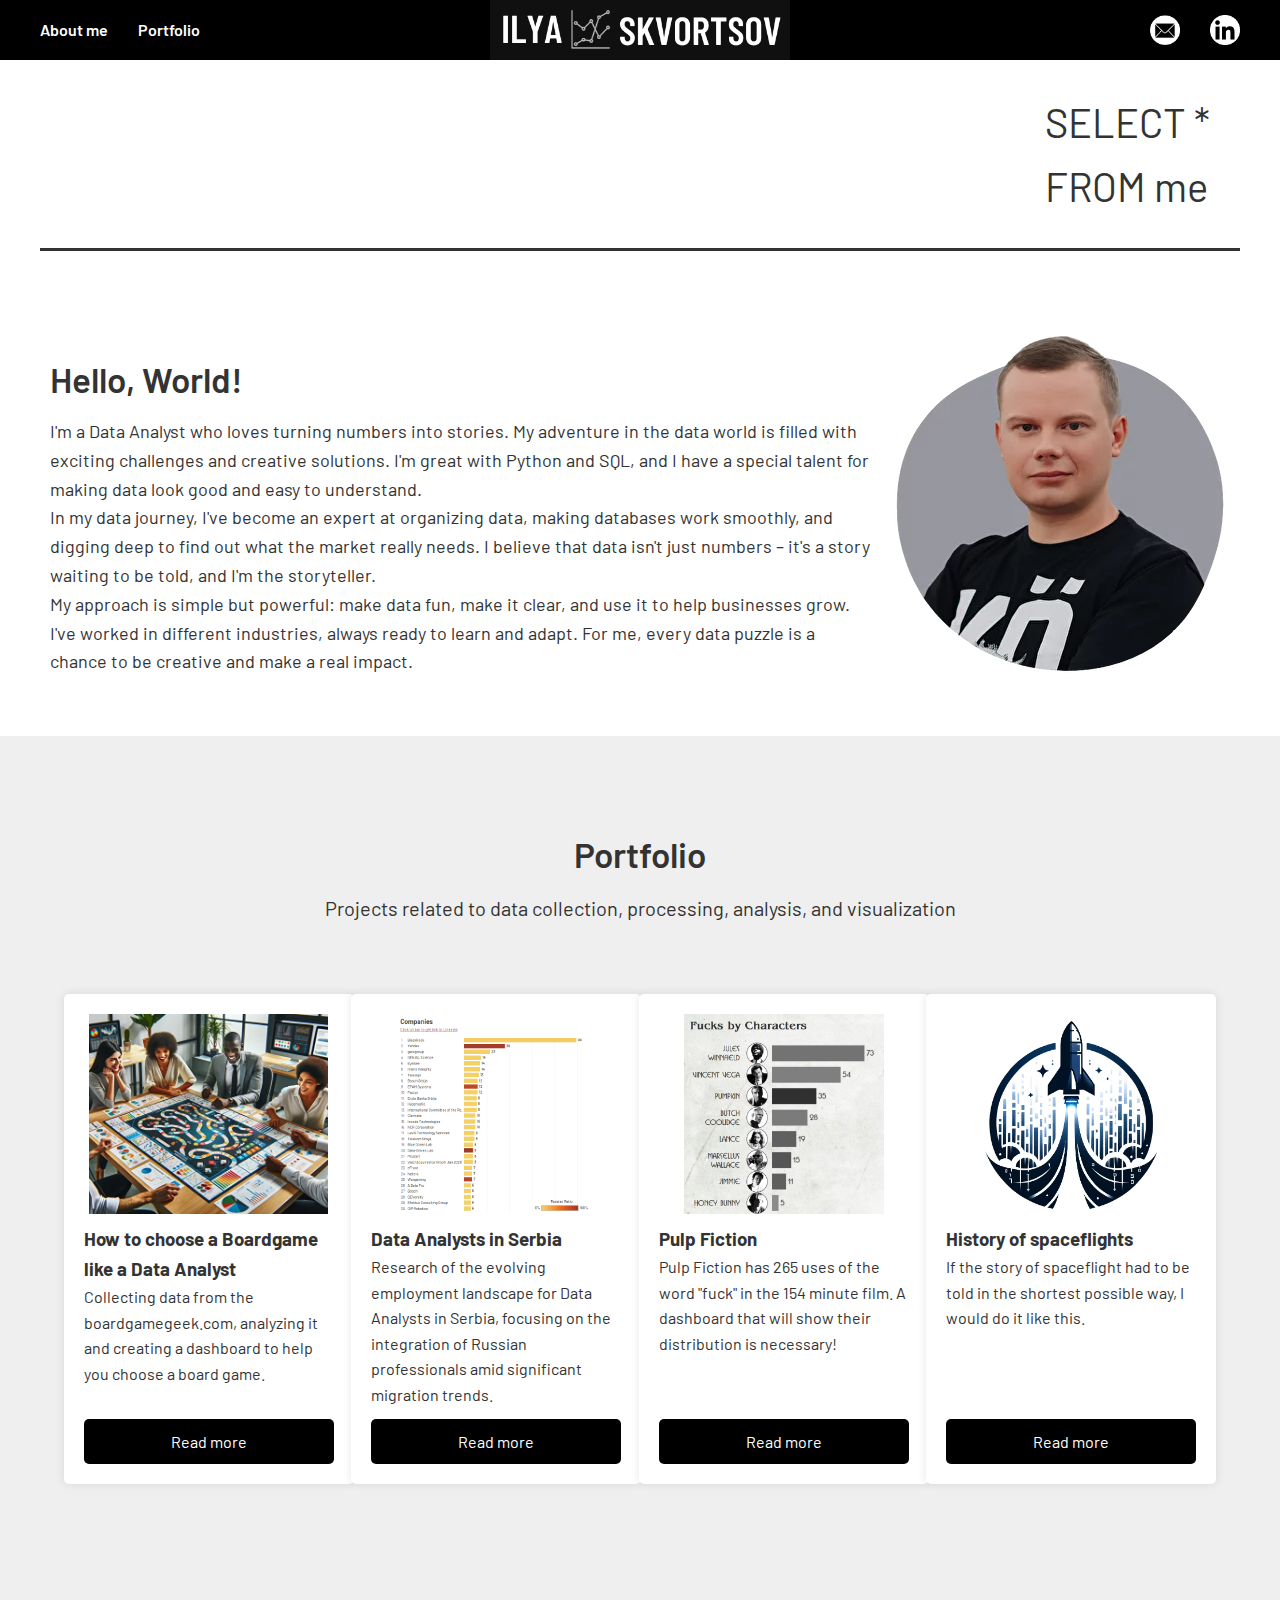
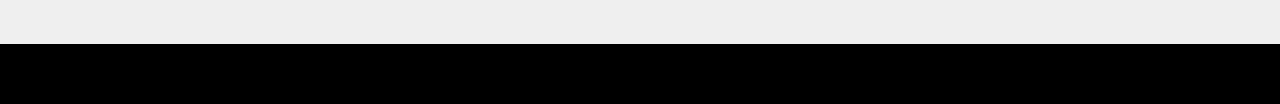
<file: index.html>
<!DOCTYPE html>
<html lang="en">
<head>
    <meta charset="UTF-8">
    <meta name="viewport" content="width=device-width, initial-scale=1.0">
    <title>Hello, World!</title>
    <link rel="stylesheet" href="css/style.css">
    <link href="https://fonts.googleapis.com/css2?family=Barlow:wght@300;400;600;700" rel="stylesheet">
</head>
<body>

    <header>
        <nav>
            <ul>
                <li><a href="#about-me">About me</a></li>
                <li><a href="#portfolio">Portfolio</a></li>
            </ul>
        </nav>
        <div class="logo">
            <img src="images/logo.png" alt="logo">
        </div>
        <div class="social-links">
            <ul>
                <li><a href="mailto:ilya@skvortsov.one"><img src="images/email-icon.png" alt="Email"></a></li>
                <li><a href="https://www.linkedin.com/in/sk-il/"><img src="images/linkedin-icon.png" alt="LinkedIn"></a></li>
            </ul>
        </div>
    </header>

    <main>

        <p id="select-from-me">SELECT * <br>FROM me</p>
        <section class="about-me main-page" id="about-me">

            <div class="about-me-text">
                <h2>Hello, World!</h2>
                <p>I'm a Data Analyst who loves turning numbers into stories. My adventure in the data world is filled with exciting challenges and creative solutions. I'm great with Python and SQL, and I have a special talent for making data look good and easy to understand.</p>
                <p>In my data journey, I've become an expert at organizing data, making databases work smoothly, and digging deep to find out what the market really needs. I believe that data isn't just numbers – it's a story waiting to be told, and I'm the storyteller.</p>
                <p>My approach is simple but powerful: make data fun, make it clear, and use it to help businesses grow. I've worked in different industries, always ready to learn and adapt. For me, every data puzzle is a chance to be creative and make a real impact.</p>
            </div>
            <div class="about-me-image">
                <img src="images/profile.png" alt="Profile Picture">
            </div>
        </section>

        <section class="tableau-section">
            <div class='tableauPlaceholder' id='viz1716833501150' style='position: relative'>
                <noscript>
                    <a href='https://skvortsov.one/'><img alt='CV ' src='https://public.tableau.com/static/images/CV/CV_17018672146310/CV/1_rss.png' style='border: none' /></a>
                </noscript>
                <object class='tableauViz' style='display:none;'>
                    <param name='host_url' value='https%3A%2F%2Fpublic.tableau.com%2F' />
                    <param name='embed_code_version' value='3' />
                    <param name='site_root' value='' />
                    <param name='name' value='CV_17018672146310&#47;CV' />
                    <param name='tabs' value='no' />
                    <param name='toolbar' value='yes' />
                    <param name='static_image' value='https://public.tableau.com/static/images/CV/CV_17018672146310/CV/1.png' />
                    <param name='animate_transition' value='yes' />
                    <param name='display_static_image' value='yes' />
                    <param name='display_spinner' value='yes' />
                    <param name='display_overlay' value='yes' />
                    <param name='display_count' value='yes' />
                    <param name='language' value='en-US' />
                    <param name='filter' value='publish=yes' />
                </object>
            </div>
            <script type='text/javascript'>
                var divElement = document.getElementById('viz1716833501150');
                var vizElement = divElement.getElementsByTagName('object')[0];
                if ( divElement.offsetWidth > 800 ) {
                    vizElement.style.width='1200px';
                    vizElement.style.height='827px';
                } else if ( divElement.offsetWidth > 500 ) {
                    vizElement.style.width='1200px';
                    vizElement.style.height='827px';
                } else {
                    vizElement.style.width='100%';
                    vizElement.style.height='727px';
                }
                var scriptElement = document.createElement('script');
                scriptElement.src = 'https://public.tableau.com/javascripts/api/viz_v1.js';
                vizElement.parentNode.insertBefore(scriptElement, vizElement);
            </script>
        </section>

        <section id="portfolio" class="main-page">
            <h2>Portfolio</h2>
            <p>Projects related to data collection, processing, analysis, and visualization</p>
            <div class="portfolio-grid">
                <div class="portfolio-item">
                    <div class="img-container"><img src="images/boardgame.png" alt="How to choose a Boardgame"></div>
                    <h3>How to choose a Boardgame like a Data Analyst</h3>
                    <p>Collecting data from the boardgamegeek.com, analyzing it and creating a dashboard to help you choose a board game.</p>
                    <a href="portfolio/how_to_choose_boardgame" class="read-more">Read more</a>
                </div>
                <div class="portfolio-item">
                    <div class="img-container"><img src="images/serbia-data-analysts.png" alt="Data Analysts in Serbia"></div>
                    <h3>Data Analysts in Serbia</h3>
                    <p>Research of the evolving employment landscape for Data Analysts in Serbia, focusing on the integration of Russian professionals amid significant migration trends.</p>
                    <a href="portfolio/data_analysts_in_serbia" class="read-more">Read more</a>
                </div>
                <div class="portfolio-item">
                    <div class="img-container"><img src="images/pulp-fiction.png" alt="Pulp Fiction"></div>
                    <h3>Pulp Fiction</h3>
                    <p>Pulp Fiction has 265 uses of the word "fuck" in the 154 minute film. A dashboard that will show their distribution is necessary!</p>
                    <a href="portfolio/pulp_fiction" class="read-more">Read more</a>
                </div>
                <div class="portfolio-item">
                    <div class="img-container"><img src="images/spaceflights.png" alt="History of spaceflights"></div>
                    <h3>History of spaceflights</h3>
                    <p>If the story of spaceflight had to be told in the shortest possible way, I would do it like this.</p>
                    <a href="portfolio/spaceflights" class="read-more">Read more</a>
                </div>
            </div>
        </section>

    </main>

    <footer>
    </footer>
</body>
</html>
</file>
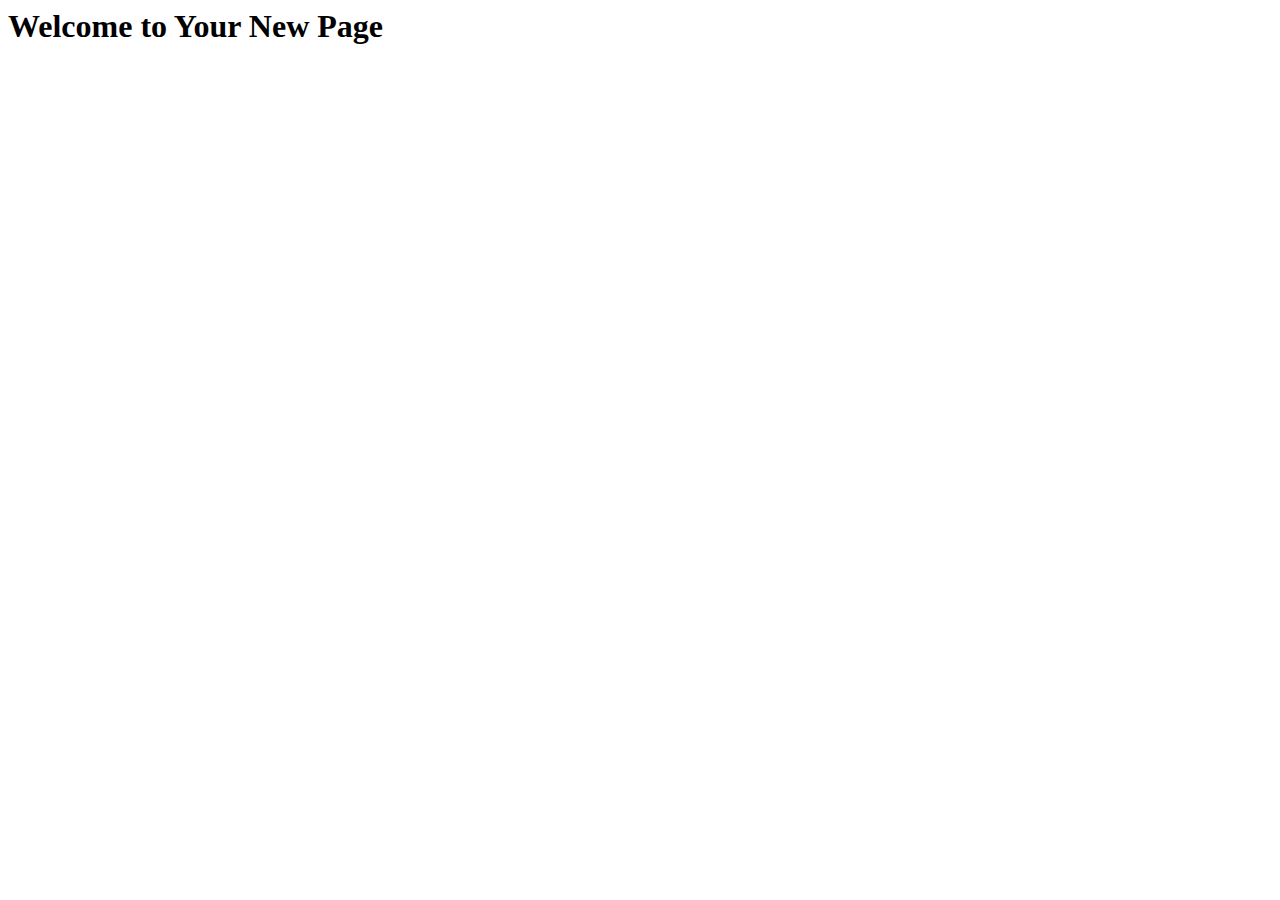
<file: boston.html>
<html lang="en">
<head>
    <meta charset="UTF-8">
    <meta name="viewport" content="width=device-width, initial-scale=1.0">
    <title>Your New Page Title</title>
</head>
<body>
    <h1>Welcome to Your New Page</h1>
    <!-- Your content goes here -->
</body>
</html>
</file>
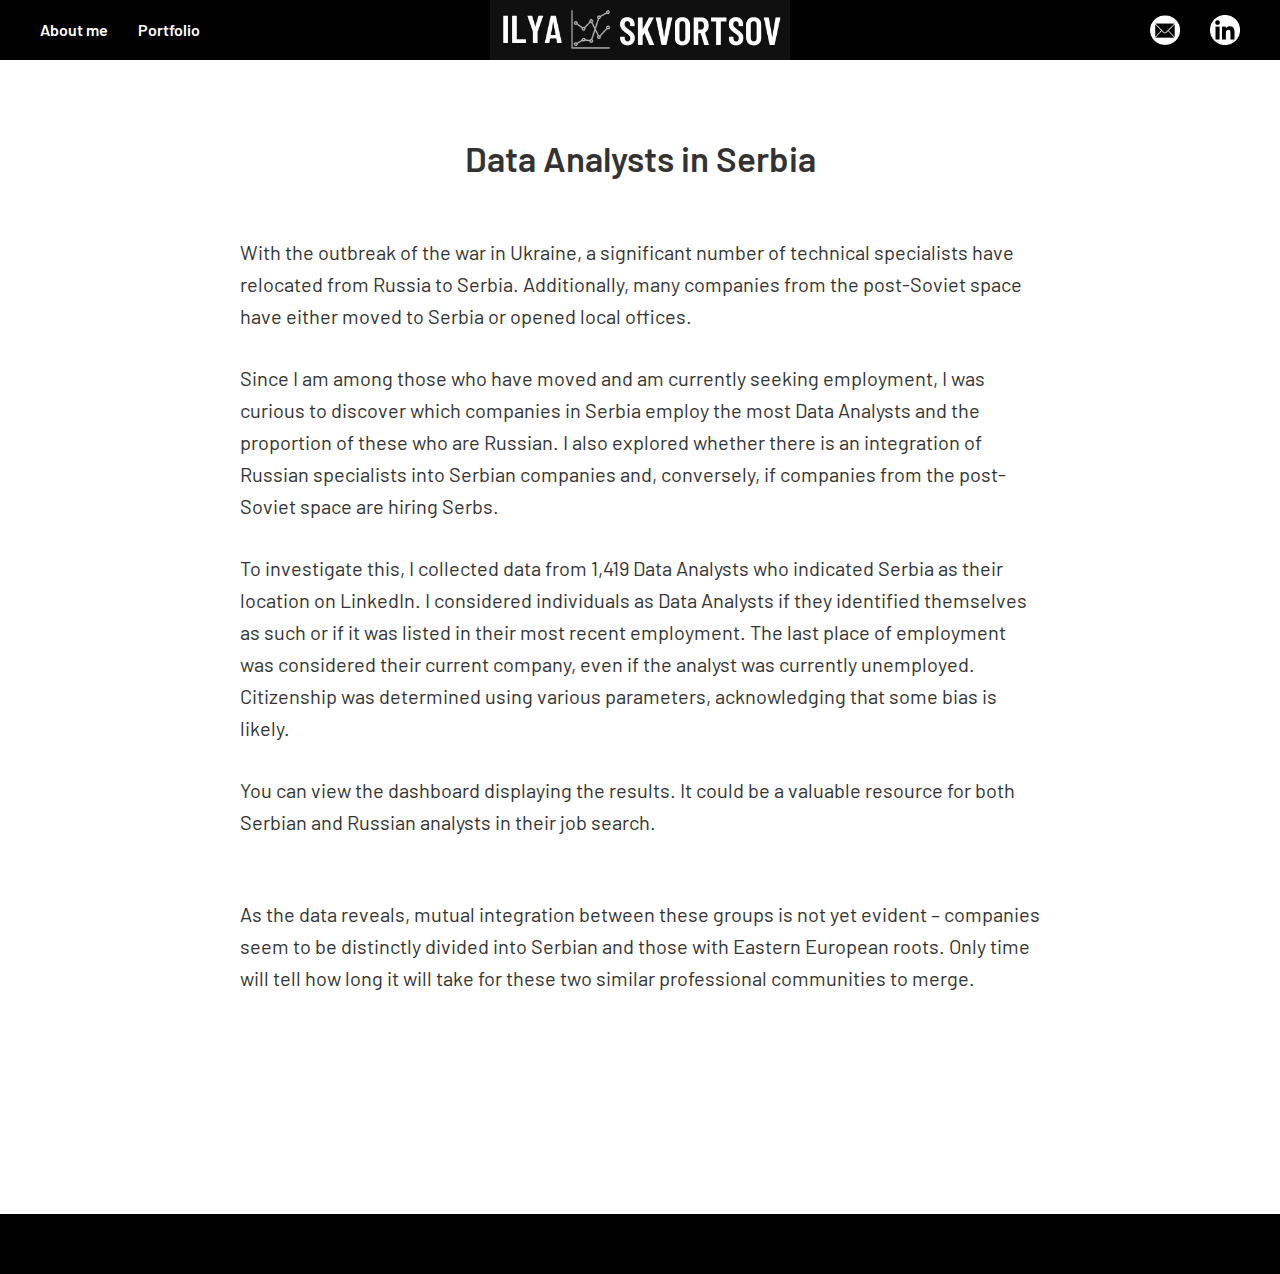
<file: portfolio/data_analysts_in_serbia.html>
<!DOCTYPE html>
<html lang="en">
<head>
    <meta charset="UTF-8">
    <meta name="viewport" content="width=device-width, initial-scale=1.0">
    <title>Data Analysts in Serbia</title>
    <link rel="stylesheet" href="../css/style.css">
    <link href="https://fonts.googleapis.com/css2?family=Barlow:wght@300;400;600;700" rel="stylesheet">
</head>
<body>

    <header>
        <nav>
            <ul>
                <li><a href="#about-me">About me</a></li>
                <li><a href="#portfolio">Portfolio</a></li>
            </ul>
        </nav>
        <div class="logo">
            <img src="../images/logo.png" alt="logo">
        </div>
        <div class="social-links">
            <ul>
                <li><a href="mailto:ilya@skvortsov.one"><img src="../images/email-icon.png" alt="Email"></a></li>
                <li><a href="https://www.linkedin.com/in/sk-il/"><img src="../images/linkedin-icon.png" alt="LinkedIn"></a></li>
            </ul>
        </div>
    </header>

    <main>

        <section class="article">
            <h1>Data Analysts in Serbia</h1>
            <p>With the outbreak of the war in Ukraine, a significant number of technical specialists have relocated from Russia to Serbia. Additionally, many companies from the post-Soviet space have either moved to Serbia or opened local offices.</p>
            <p>Since I am among those who have moved and am currently seeking employment, I was curious to discover which companies in Serbia employ the most Data Analysts and the proportion of these who are Russian. I also explored whether there is an integration of Russian specialists into Serbian companies and, conversely, if companies from the post-Soviet space are hiring Serbs.</p>
            <p>To investigate this, I collected data from 1,419 Data Analysts who indicated Serbia as their location on LinkedIn. I considered individuals as Data Analysts if they identified themselves as such or if it was listed in their most recent employment. The last place of employment was considered their current company, even if the analyst was currently unemployed. Citizenship was determined using various parameters, acknowledging that some bias is likely.</p>
            <p>You can view the dashboard displaying the results. It could be a valuable resource for both Serbian and Russian analysts in their job search.</p>
            <div class="tableauPlaceholder" id="viz1702586446696" style="position: relative; margin: auto; width: 1200px;">
                <noscript>
                    <a href="#">
                        <img alt="Data Analysts in Serbia" src="https://public.tableau.com/static/images/Da/DataAnalystsinSerbia/DataAnalystsinSerbia/1_rss.png" style="border: none" />
                    </a>
                </noscript>
                <object class="tableauViz" style="display:none;">
                    <param name="host_url" value="https%3A%2F%2Fpublic.tableau.com%2F" />
                    <param name="embed_code_version" value="3" />
                    <param name="site_root" value="" />
                    <param name="name" value="DataAnalystsinSerbia/DataAnalystsinSerbia" />
                    <param name="tabs" value="no" />
                    <param name="toolbar" value="yes" />
                    <param name="static_image" value="https://public.tableau.com/static/images/Da/DataAnalystsinSerbia/DataAnalystsinSerbia/1.png" />
                    <param name="animate_transition" value="yes" />
                    <param name="display_static_image" value="yes" />
                    <param name="display_spinner" value="yes" />
                    <param name="display_overlay" value="yes" />
                    <param name="display_count" value="yes" />
                    <param name="language" value="en-US" />
                </object>
            </div>
            <script type="text/javascript">
                var divElement = document.getElementById('viz1702586446696');
                var vizElement = divElement.getElementsByTagName('object')[0];
                if (divElement.offsetWidth > 800) {
                    vizElement.style.width = '1200px';
                    vizElement.style.height = '777px';
                } else if (divElement.offsetWidth > 500) {
                    vizElement.style.width = '1200px';
                    vizElement.style.height = '777px';
                } else {
                    vizElement.style.width = '100%';
                    vizElement.style.height = '1227px';
                }
                var scriptElement = document.createElement('script');
                scriptElement.src = 'https://public.tableau.com/javascripts/api/viz_v1.js';
                vizElement.parentNode.insertBefore(scriptElement, vizElement);
            </script>
            <p>As the data reveals, mutual integration between these groups is not yet evident – companies seem to be distinctly divided into Serbian and those with Eastern European roots. Only time will tell how long it will take for these two similar professional communities to merge.</p>
            <p></p>
            <p></p>
            <p></p>
            <p></p>
            <p></p>
        </section>

    </main>

    <footer>
    </footer>
</body>
</html>
</file>
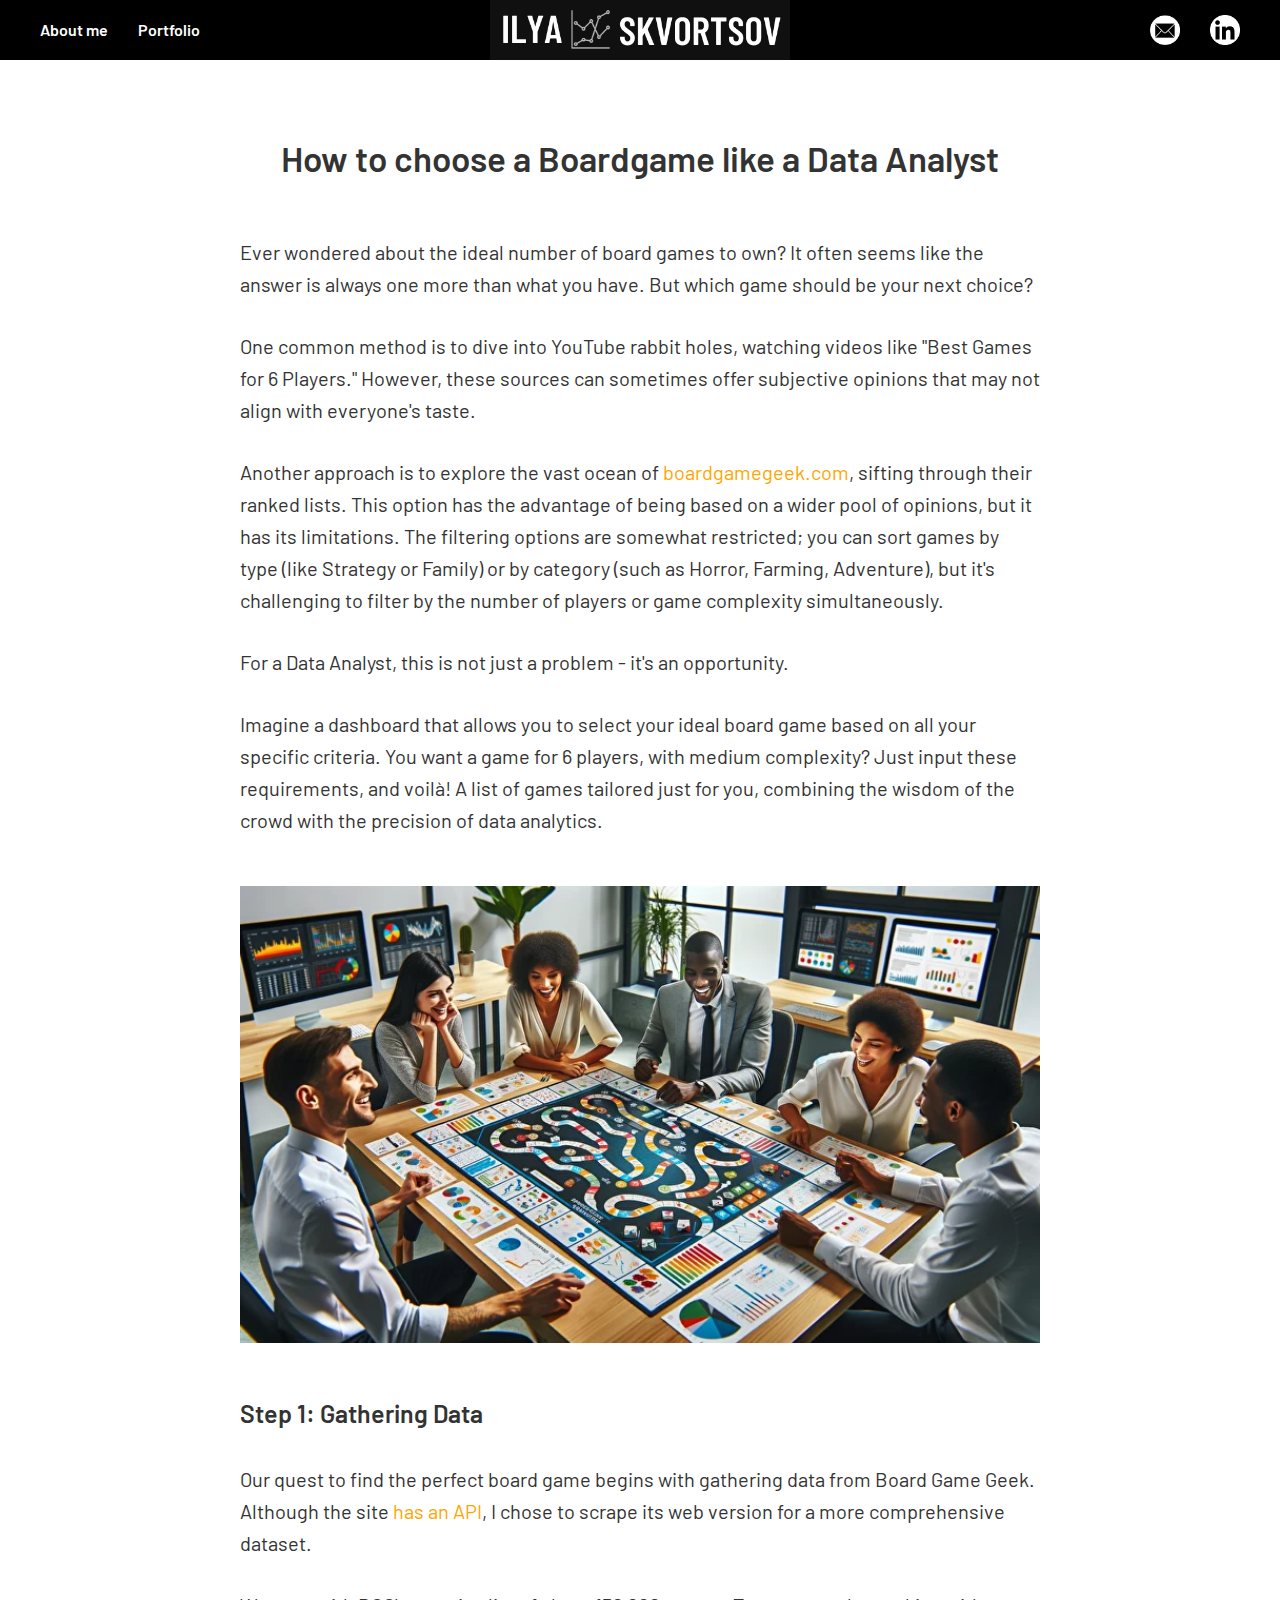
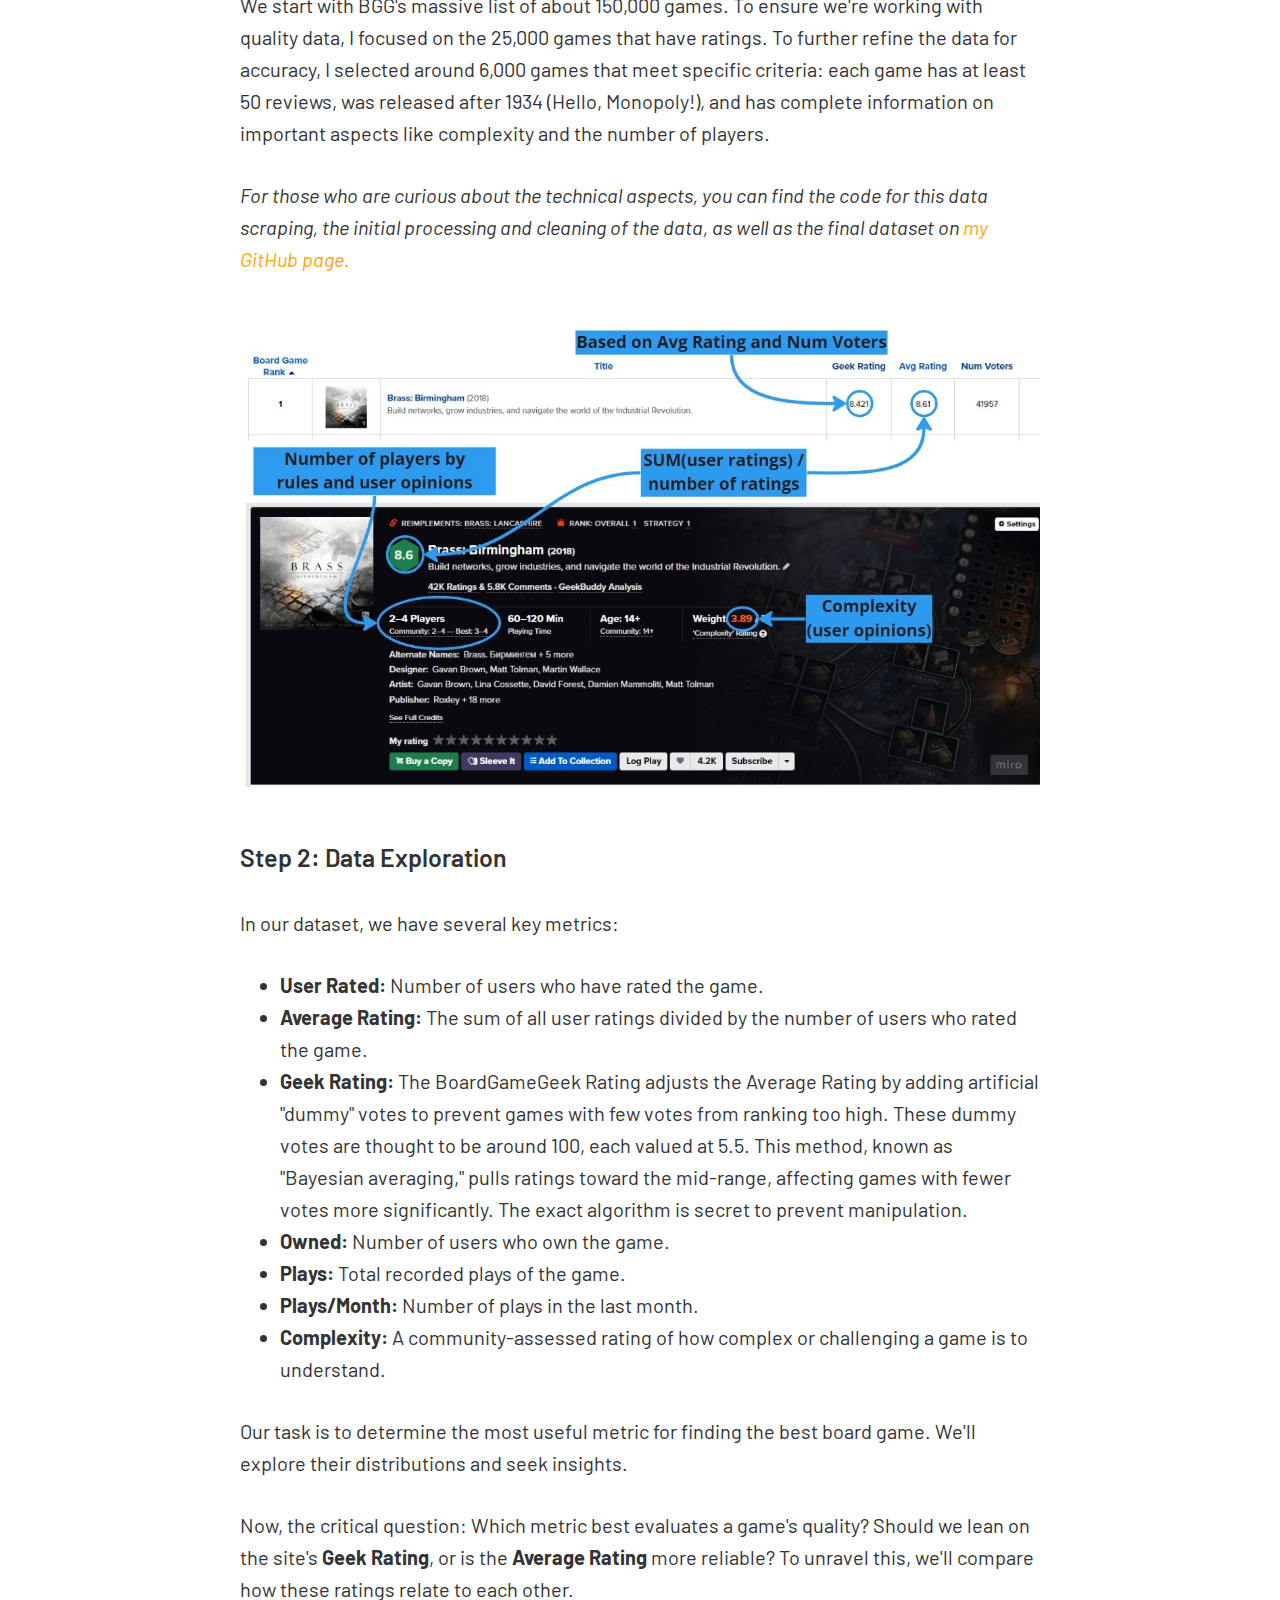
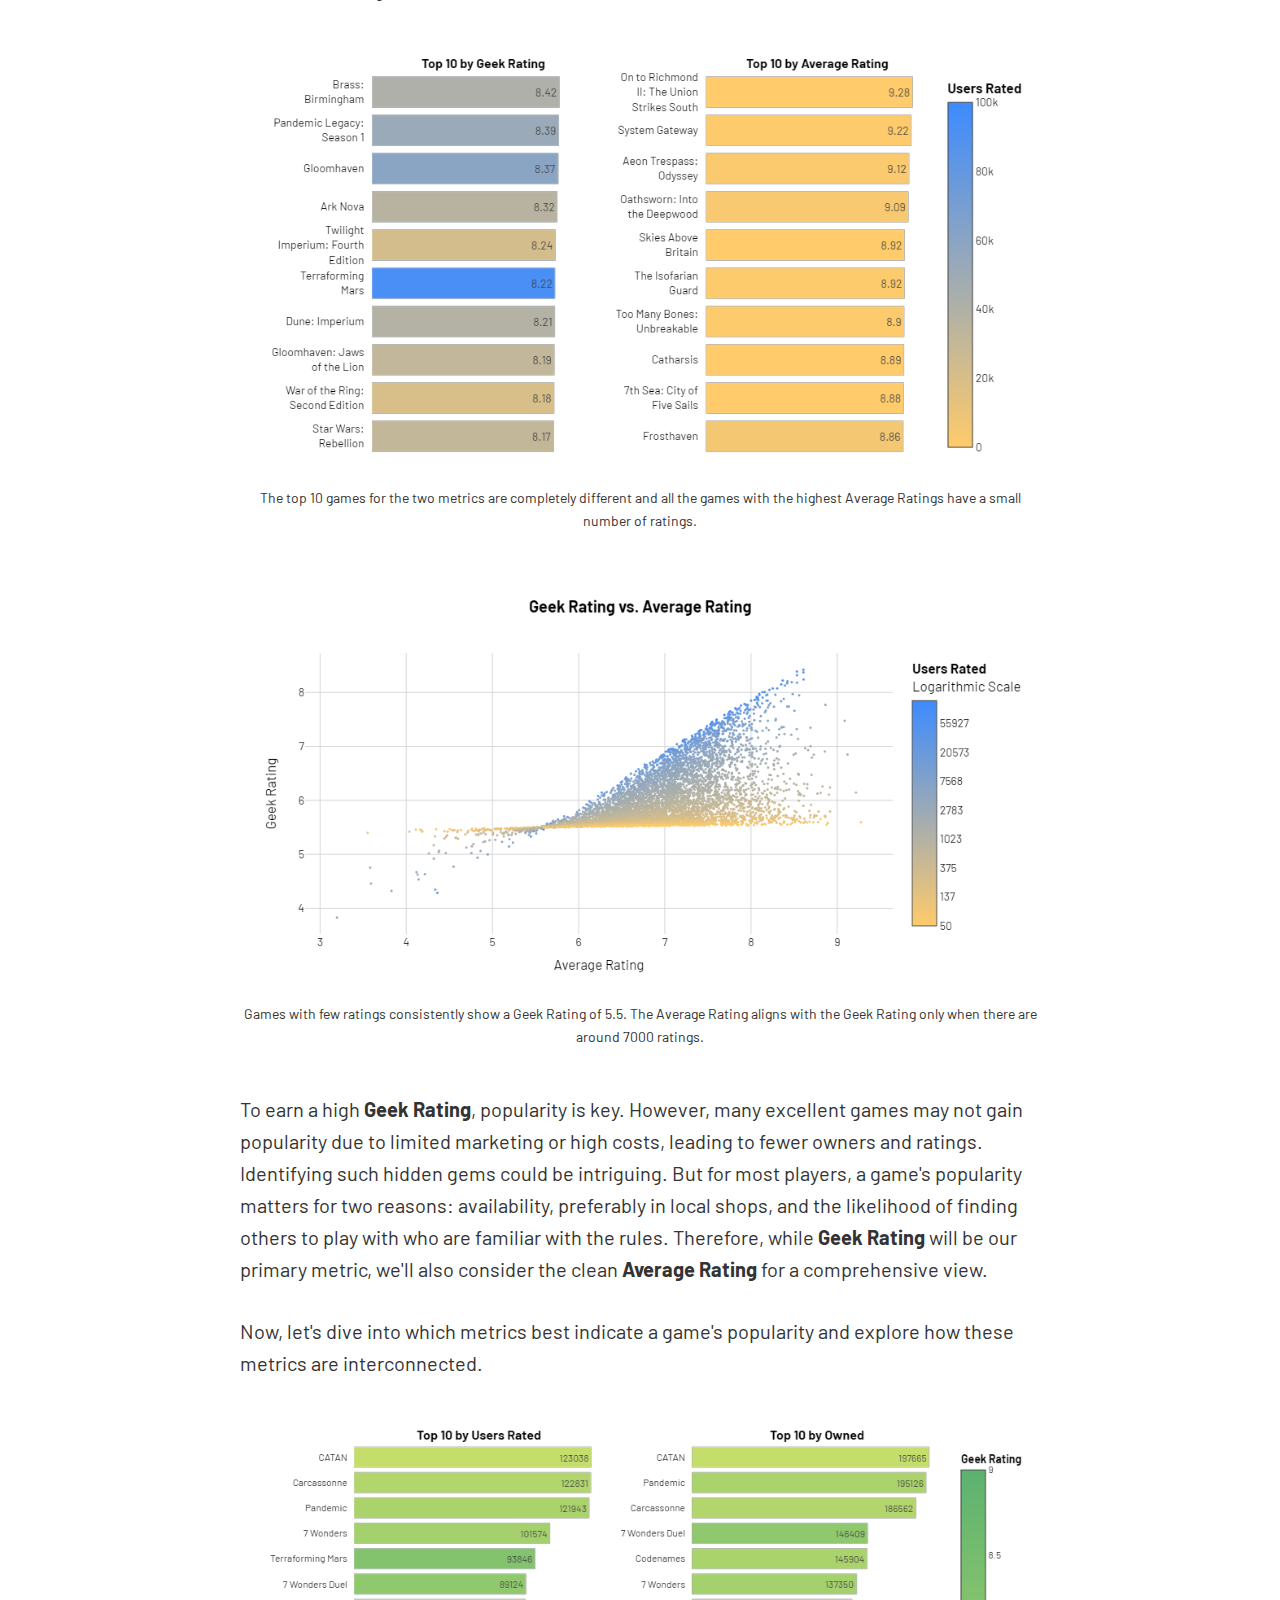
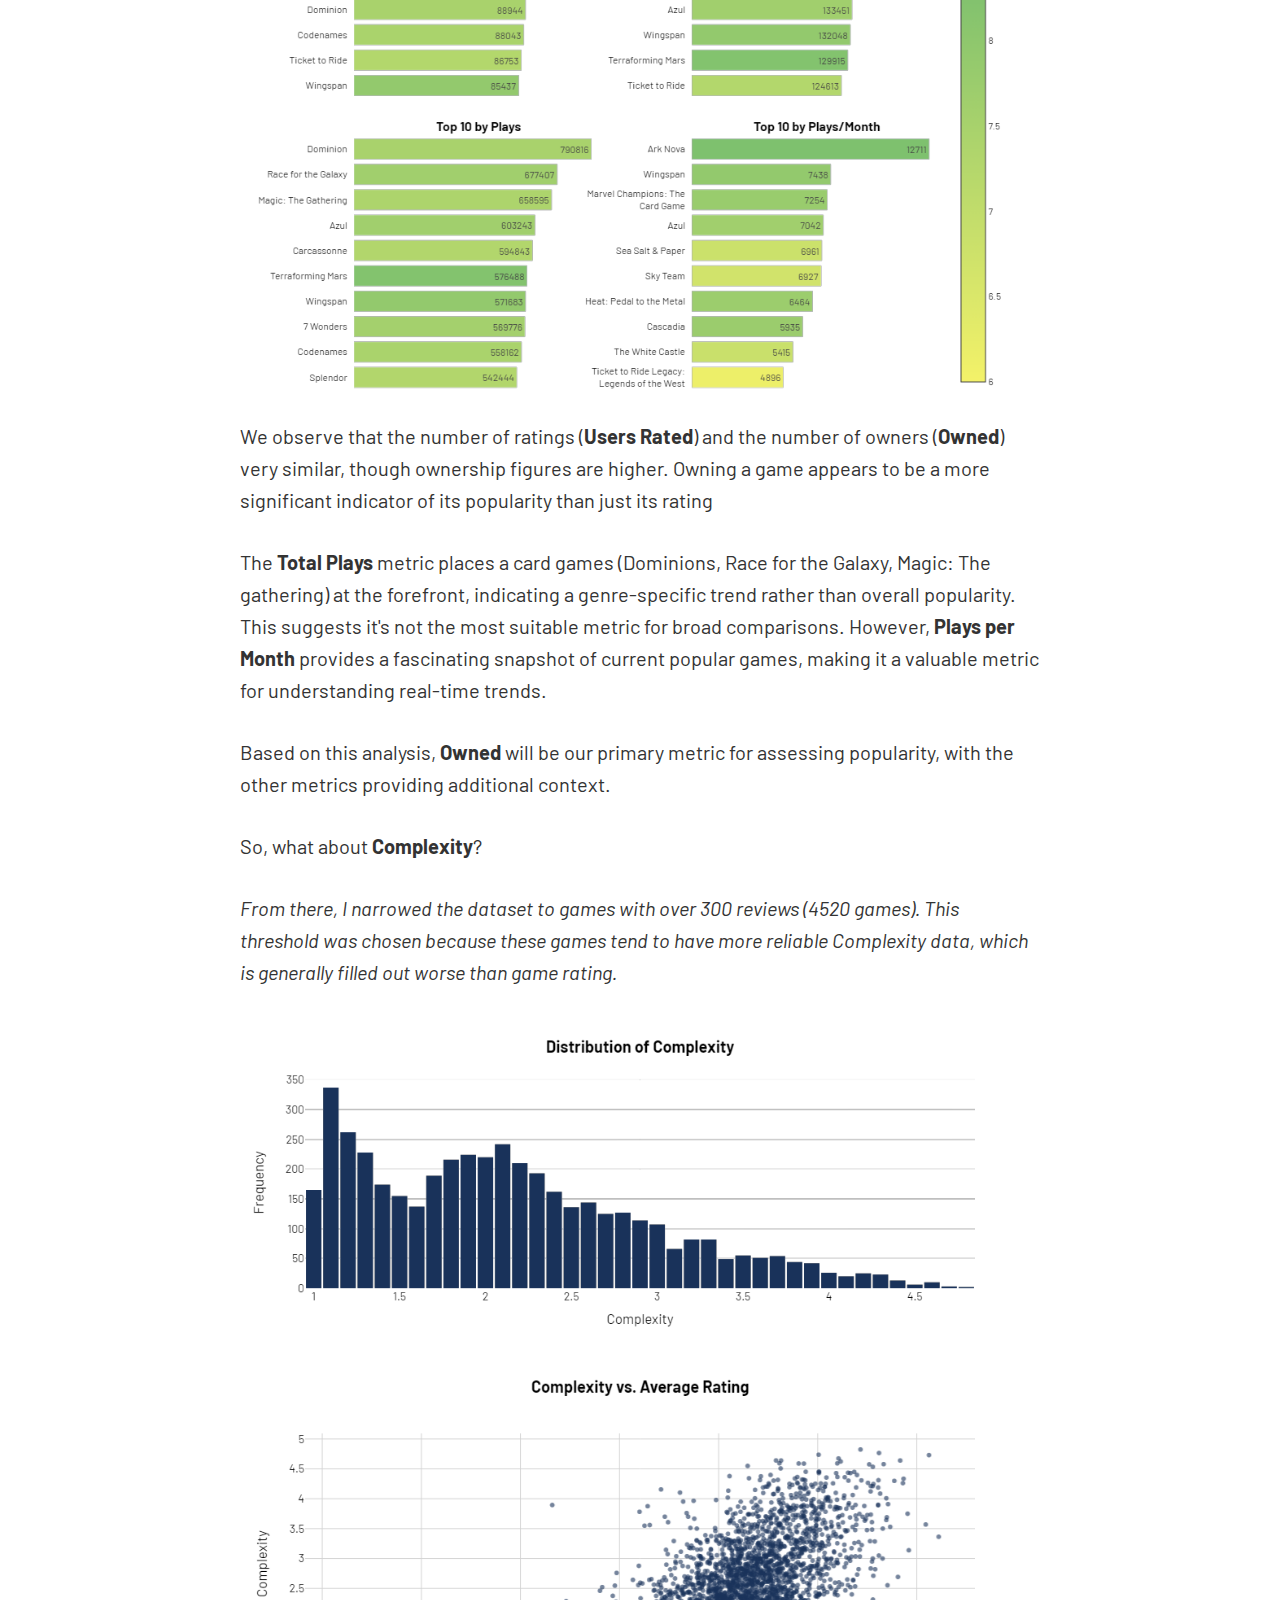
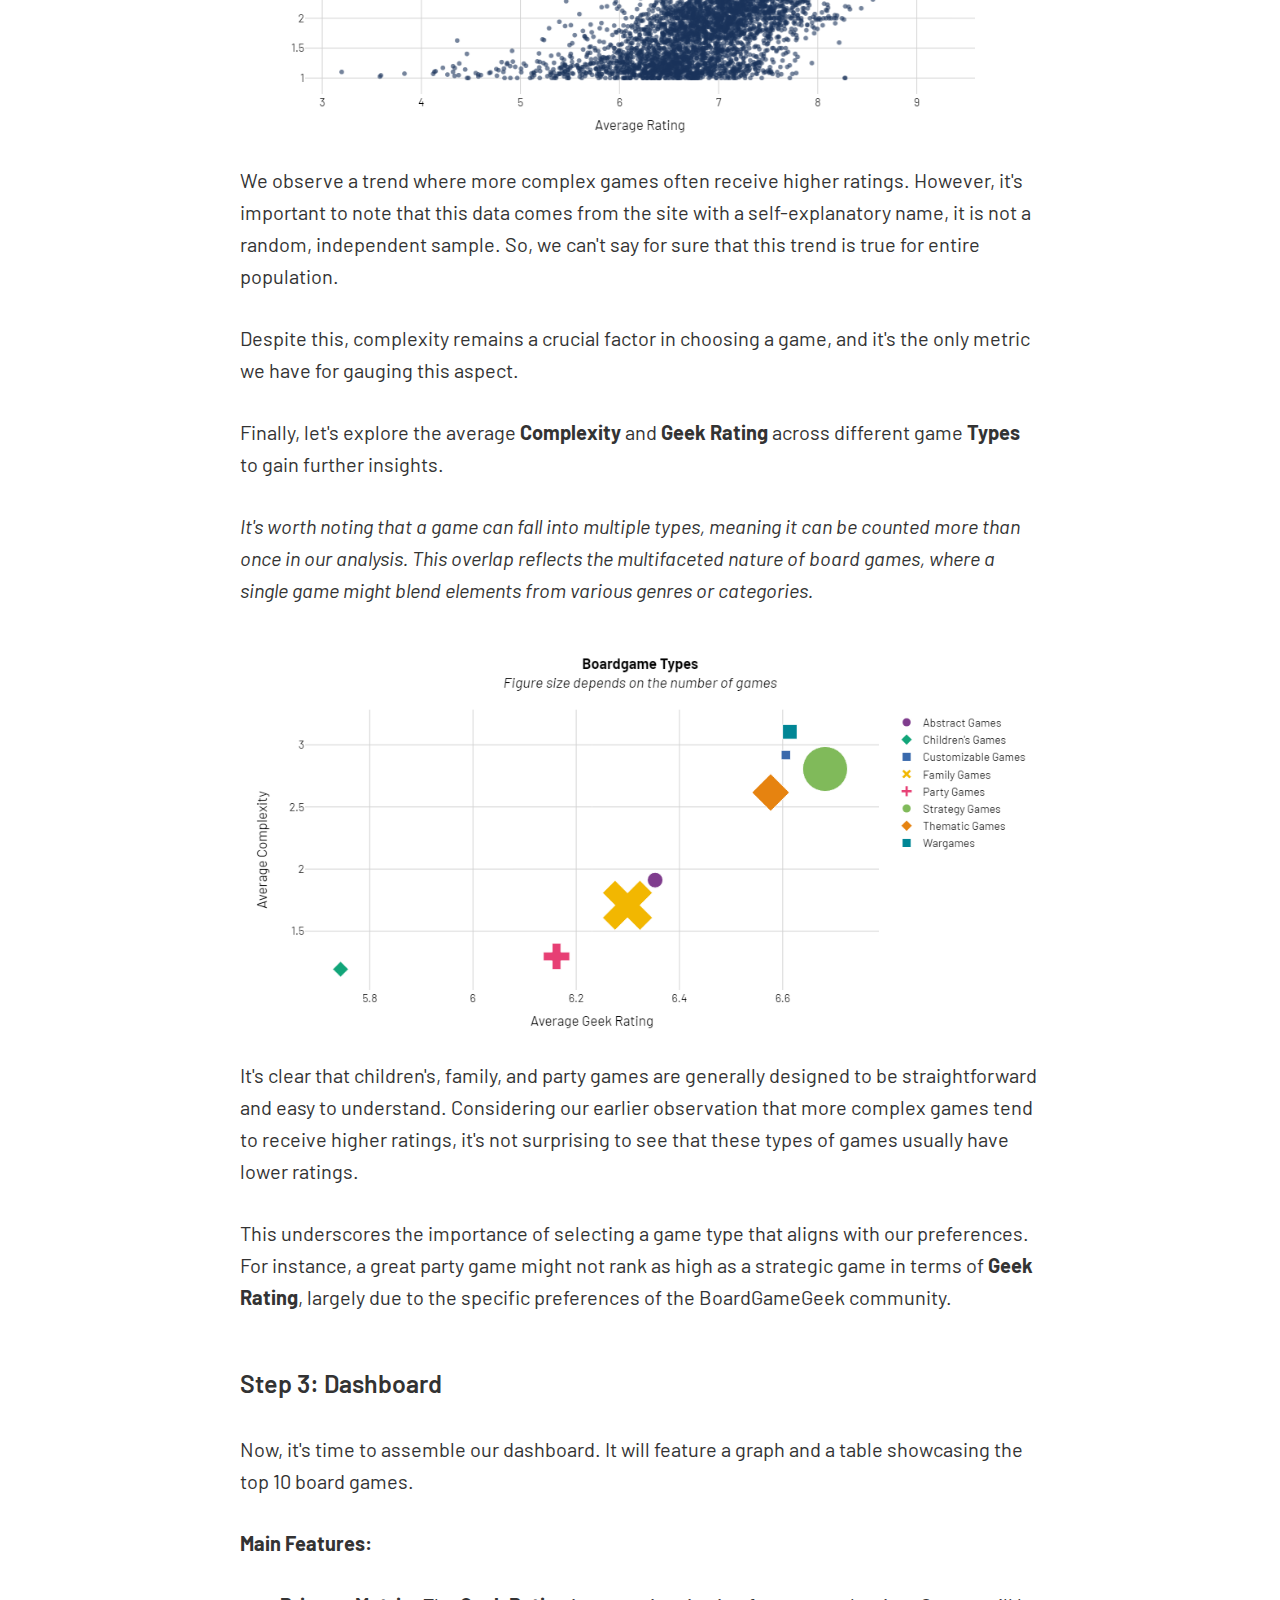
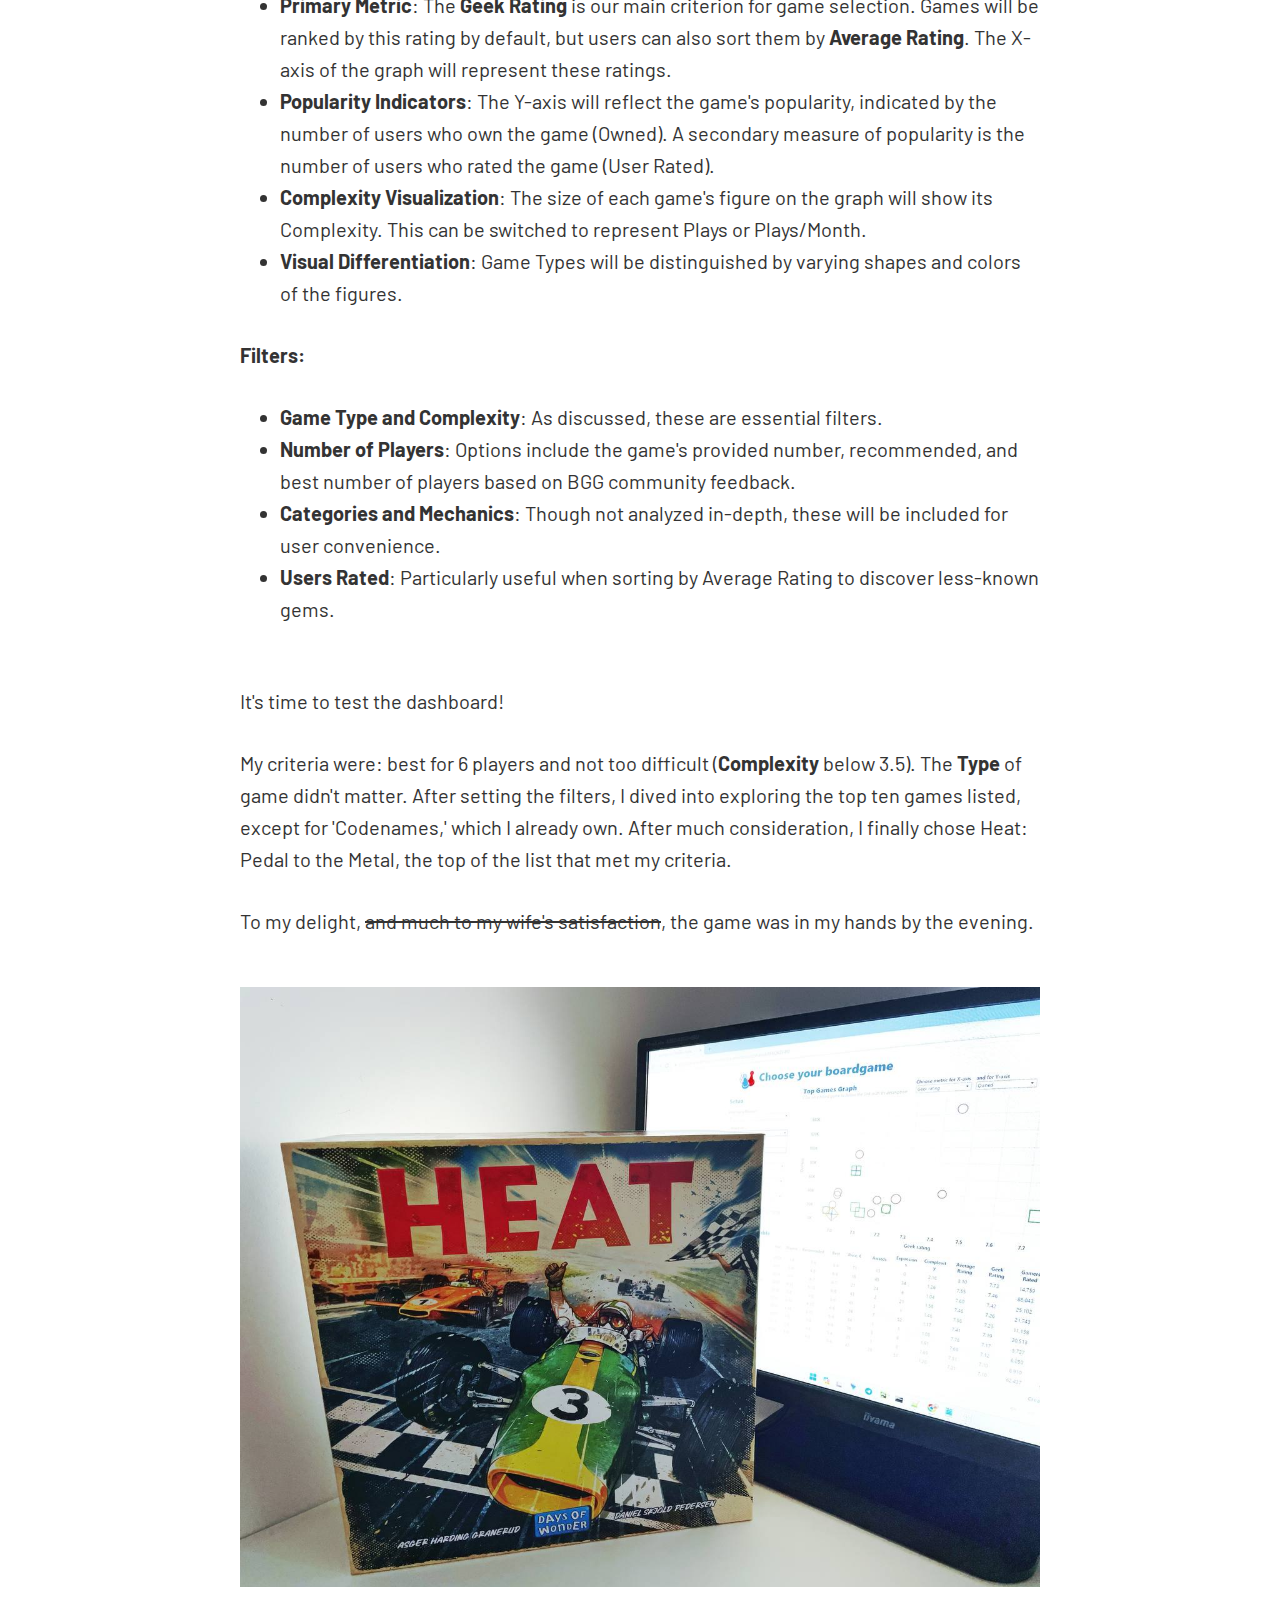
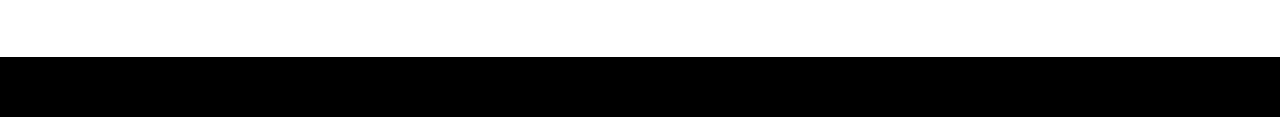
<file: portfolio/how_to_choose_boardgame.html>
<!DOCTYPE html>
<html lang="en">
<head>
    <meta charset="UTF-8">
    <meta name="viewport" content="width=device-width, initial-scale=1.0">
    <title>How to choose a Boardgame</title>
    <link rel="stylesheet" href="../css/style.css">
    <link href="https://fonts.googleapis.com/css2?family=Barlow:wght@300;400;600;700" rel="stylesheet">
</head>
<body>

    <header>
        <nav>
            <ul>
                <li><a href="#about-me">About me</a></li>
                <li><a href="#portfolio">Portfolio</a></li>
            </ul>
        </nav>
        <div class="logo">
            <img src="../images/logo.png" alt="logo">
        </div>
        <div class="social-links">
            <ul>
                <li><a href="mailto:ilya@skvortsov.one"><img src="../images/email-icon.png" alt="Email"></a></li>
                <li><a href="https://www.linkedin.com/in/sk-il/"><img src="../images/linkedin-icon.png" alt="LinkedIn"></a></li>
            </ul>
        </div>
    </header>

    <main>

        <section class="article">
            <h1>How to choose a Boardgame like a Data Analyst</h1>
            <p>Ever wondered about the ideal number of board games to own? It often seems like the answer is always one more than what you have. But which game should be your next choice?</p>
            <p>One common method is to dive into YouTube rabbit holes, watching videos like "Best Games for 6 Players." However, these sources can sometimes offer subjective opinions that may not align with everyone's taste.</p>
            <p>Another approach is to explore the vast ocean of <a href="https://boardgamegeek.com/browse/boardgame">boardgamegeek.com</a>, sifting through their ranked lists. This option has the advantage of being based on a wider pool of opinions, but it has its limitations. The filtering options are somewhat restricted; you can sort games by type (like Strategy or Family) or by category (such as Horror, Farming, Adventure), but it's challenging to filter by the number of players or game complexity simultaneously.</p>
            <p>For a Data Analyst, this is not just a problem - it's an opportunity.</p>
            <p>Imagine a dashboard that allows you to select your ideal board game based on all your specific criteria. You want a game for 6 players, with medium complexity? Just input these requirements, and voilà! A list of games tailored just for you, combining the wisdom of the crowd with the precision of data analytics.</p>
            <img src="../images/portfolio/how_to_choose_boardgame/data_boardgame.png" alt="analytics-plays-boardgame">
            <h2>Step 1: Gathering Data</h2>
            <p>Our quest to find the perfect board game begins with gathering data from Board Game Geek. Although the site <a href="https://boardgamegeek.com/wiki/page/Data_Mining#">has an API</a>, I chose to scrape its web version for a more comprehensive dataset.</p>
            <p>We start with BGG's massive list of about 150,000 games. To ensure we're working with quality data, I focused on the 25,000 games that have ratings. To further refine the data for accuracy, I selected around 6,000 games that meet specific criteria: each game has at least 50 reviews, was released after 1934 (Hello, Monopoly!), and has complete information on important aspects like complexity and the number of players.</p>
            <p><i>For those who are curious about the technical aspects, you can find the code for this data scraping, the initial processing and cleaning of the data, as well as the final dataset on <a href="https://github.com/sk-il/garage/tree/main/01_boardgames/data">my GitHub page.</a></i></p>
            <img src="../images/portfolio/how_to_choose_boardgame/boardgame_metrics.jpg" alt="boardgame-metrics">
            <h2>Step 2: Data Exploration</h2>
            <p>In our dataset, we have several key metrics:</p>
            <ul class="article-list">
                <li><b>User Rated:</b> Number of users who have rated the game.</li>
                <li><b>Average Rating:</b> The sum of all user ratings divided by the number of users who rated the game.</li>
                <li><b>Geek Rating:</b> The BoardGameGeek Rating adjusts the Average Rating by adding artificial "dummy" votes to prevent games with few votes from ranking too high. These dummy votes are thought to be around 100, each valued at 5.5. This method, known as "Bayesian averaging," pulls ratings toward the mid-range, affecting games with fewer votes more significantly. The exact algorithm is secret to prevent manipulation.</li>
                <li><b>Owned:</b> Number of users who own the game.</li>
                <li><b>Plays:</b> Total recorded plays of the game.</li>
                <li><b>Plays/Month:</b> Number of plays in the last month.</li>
                <li><b>Complexity:</b> A community-assessed rating of how complex or challenging a game is to understand.</li>
            </ul>
            <p>Our task is to determine the most useful metric for finding the best board game. We'll explore their distributions and seek insights.</p>
            <p>Now, the critical question: Which metric best evaluates a game's quality? Should we lean on the site's <b>Geek Rating</b>, or is the <b>Average Rating</b> more reliable? To unravel this, we'll compare how these ratings relate to each other.</p>
            <img src="../images/portfolio/how_to_choose_boardgame/01_top_by_ratings.png" alt="01-top-by-ratings">
            <p class="img-caption">The top 10 games for the two metrics are completely different and all the games with the highest Average Ratings have a small number of ratings.</p>
            <img src="../images/portfolio/how_to_choose_boardgame/02_geek_vs_average_r.png" alt="02-geek-vs-average-r">
            <p class="img-caption">Games with few ratings consistently show a Geek Rating of 5.5. The Average Rating aligns with the Geek Rating only when there are around 7000 ratings.</p>
            <p>To earn a high <b>Geek Rating</b>, popularity is key. However, many excellent games may not gain popularity due to limited marketing or high costs, leading to fewer owners and ratings. Identifying such hidden gems could be intriguing. But for most players, a game's popularity matters for two reasons: availability, preferably in local shops, and the likelihood of finding others to play with who are familiar with the rules. Therefore, while <b>Geek Rating</b> will be our primary metric, we'll also consider the clean <b>Average Rating</b>  for a comprehensive view.</p>
            <p>Now, let's dive into which metrics best indicate a game's popularity and explore how these metrics are interconnected.</p>
            <img src="../images/portfolio/how_to_choose_boardgame/03_top_by_popularity.png" alt="03-top-by-popularity">
            <p>We observe that the number of ratings (<b>Users Rated</b>) and the number of owners (<b>Owned</b>) very similar, though ownership figures are higher. Owning a game appears to be a more significant indicator of its popularity than just its rating</p>
            <p>The <b>Total Plays</b> metric places a card games (Dominions, Race for the Galaxy, Magic: The gathering) at the forefront, indicating a genre-specific trend rather than overall popularity. This suggests it's not the most suitable metric for broad comparisons. However, <b>Plays per Month</b> provides a fascinating snapshot of current popular games, making it a valuable metric for understanding real-time trends.</p>
            <p>Based on this analysis, <b>Owned</b> will be our primary metric for assessing popularity, with the other metrics providing additional context.</p>
            <p>So, what about <b>Complexity</b>?</p>
            <p><i>From there, I narrowed the dataset to games with over 300 reviews (4520 games). This threshold was chosen because these games tend to have more reliable Complexity data, which is generally filled out worse than game rating.</i></p>
            <img src="../images/portfolio/how_to_choose_boardgame/04_complexity.png" alt="04-complexity">
            <img src="../images/portfolio/how_to_choose_boardgame/05_complexity_vs_ave.png" alt="05-complexity-vs-ave">
            <p>We observe a trend where more complex games often receive higher ratings. However, it's important to note that this data comes from the site with a self-explanatory name, it is not a random, independent sample. So, we can't say for sure that this trend is true for entire population.</p>
            <p>Despite this, complexity remains a crucial factor in choosing a game, and it's the only metric we have for gauging this aspect.</p>
            <p>Finally, let's explore the average <b>Complexity</b> and <b>Geek Rating</b> across different game <b>Types</b> to gain further insights.</p>
            <p><i>It's worth noting that a game can fall into multiple types, meaning it can be counted more than once in our analysis. This overlap reflects the multifaceted nature of board games, where a single game might blend elements from various genres or categories.</i></p>
            <img src="../images/portfolio/how_to_choose_boardgame/06_types.png" alt="06-types">
            <p>It's clear that children's, family, and party games are generally designed to be straightforward and easy to understand. Considering our earlier observation that more complex games tend to receive higher ratings, it's not surprising to see that these types of games usually have lower ratings.</p>
            <p>This underscores the importance of selecting a game type that aligns with our preferences. For instance, a great party game might not rank as high as a strategic game in terms of <b>Geek Rating</b>, largely due to the specific preferences of the BoardGameGeek community.</p>
            <h2>Step 3: Dashboard</h2>
            <p>Now, it's time to assemble our dashboard. It will feature a graph and a table showcasing the top 10 board games.</p>
            <p><b>Main Features:</b></p>
            <ul>
                <li><b>Primary Metric</b>: The <b>Geek Rating</b> is our main criterion for game selection. Games will be ranked by this rating by default, but users can also sort them by <b>Average Rating</b>. The X-axis of the graph will represent these ratings.</li>
                <li><b>Popularity Indicators</b>: The Y-axis will reflect the game's popularity, indicated by the number of users who own the game (Owned). A secondary measure of popularity is the number of users who rated the game (User Rated).</li>
                <li><b>Complexity Visualization</b>: The size of each game's figure on the graph will show its Complexity. This can be switched to represent Plays or Plays/Month.</li>
                <li><b>Visual Differentiation</b>: Game Types will be distinguished by varying shapes and colors of the figures.</li>
            </ul>
            <p><b>Filters:</b></p>
            <ul>
                <li><b>Game Type and Complexity</b>: As discussed, these are essential filters.</li>
                <li><b>Number of Players</b>: Options include the game's provided number, recommended, and best number of players based on BGG community feedback.</li>
                <li><b>Categories and Mechanics</b>: Though not analyzed in-depth, these will be included for user convenience.</li>
                <li><b>Users Rated</b>: Particularly useful when sorting by Average Rating to discover less-known gems.</li>
            </ul>
            <div class="tableauPlaceholder" id="viz1702127306248" style="position: relative; margin: auto; width: 1200px;">
                <noscript>
                    <a href="#">
                        <img alt="Boardgames" src="https://public.tableau.com/static/images/RF/RFKQKZF4M/1_rss.png" style="border: none" />
                    </a>
                </noscript>
                <object class="tableauViz" style="display:none;">
                    <param name="host_url" value="https%3A%2F%2Fpublic.tableau.com%2F" />
                    <param name="embed_code_version" value="3" />
                    <param name="path" value="shared/RFKQKZF4M" />
                    <param name="toolbar" value="yes" />
                    <param name="static_image" value="https://public.tableau.com/static/images/RF/RFKQKZF4M/1.png" />
                    <param name="animate_transition" value="yes" />
                    <param name="display_static_image" value="yes" />
                    <param name="display_spinner" value="yes" />
                    <param name="display_overlay" value="yes" />
                    <param name="display_count" value="yes" />
                    <param name="language" value="en-US" />
                    <param name="filter" value="publish=yes" />
                </object>
            </div>
            <script type="text/javascript">
                var divElement = document.getElementById('viz1702127306248');
                var vizElement = divElement.getElementsByTagName('object')[0];
                if (divElement.offsetWidth > 800) {
                    vizElement.style.width = '1200px';
                    vizElement.style.height = '927px';
                } else if (divElement.offsetWidth > 500) {
                    vizElement.style.width = '1200px';
                    vizElement.style.height = '927px';
                } else {
                    vizElement.style.width = '100%';
                    vizElement.style.height = '2127px';
                }
                var scriptElement = document.createElement('script');
                scriptElement.src = 'https://public.tableau.com/javascripts/api/viz_v1.js';
                vizElement.parentNode.insertBefore(scriptElement, vizElement);
            </script>
            <p>It's time to test the dashboard!</p>
            <p>My criteria were: best for 6 players and not too difficult (<b>Complexity</b> below 3.5). The <b>Type</b> of game didn't matter. After setting the filters, I dived into exploring the top ten games listed, except for 'Codenames,' which I already own. After much consideration, I finally chose Heat: Pedal to the Metal, the top of the list that met my criteria.</p>
            <p>To my delight, <s>and much to my wife's satisfaction</s>, the game was in my hands by the evening.</p>
            <img src="../images/portfolio/how_to_choose_boardgame/heat.jpg" alt="heat">
        </section>

    </main>

    <footer>
    </footer>
</body>
</html>
</file>
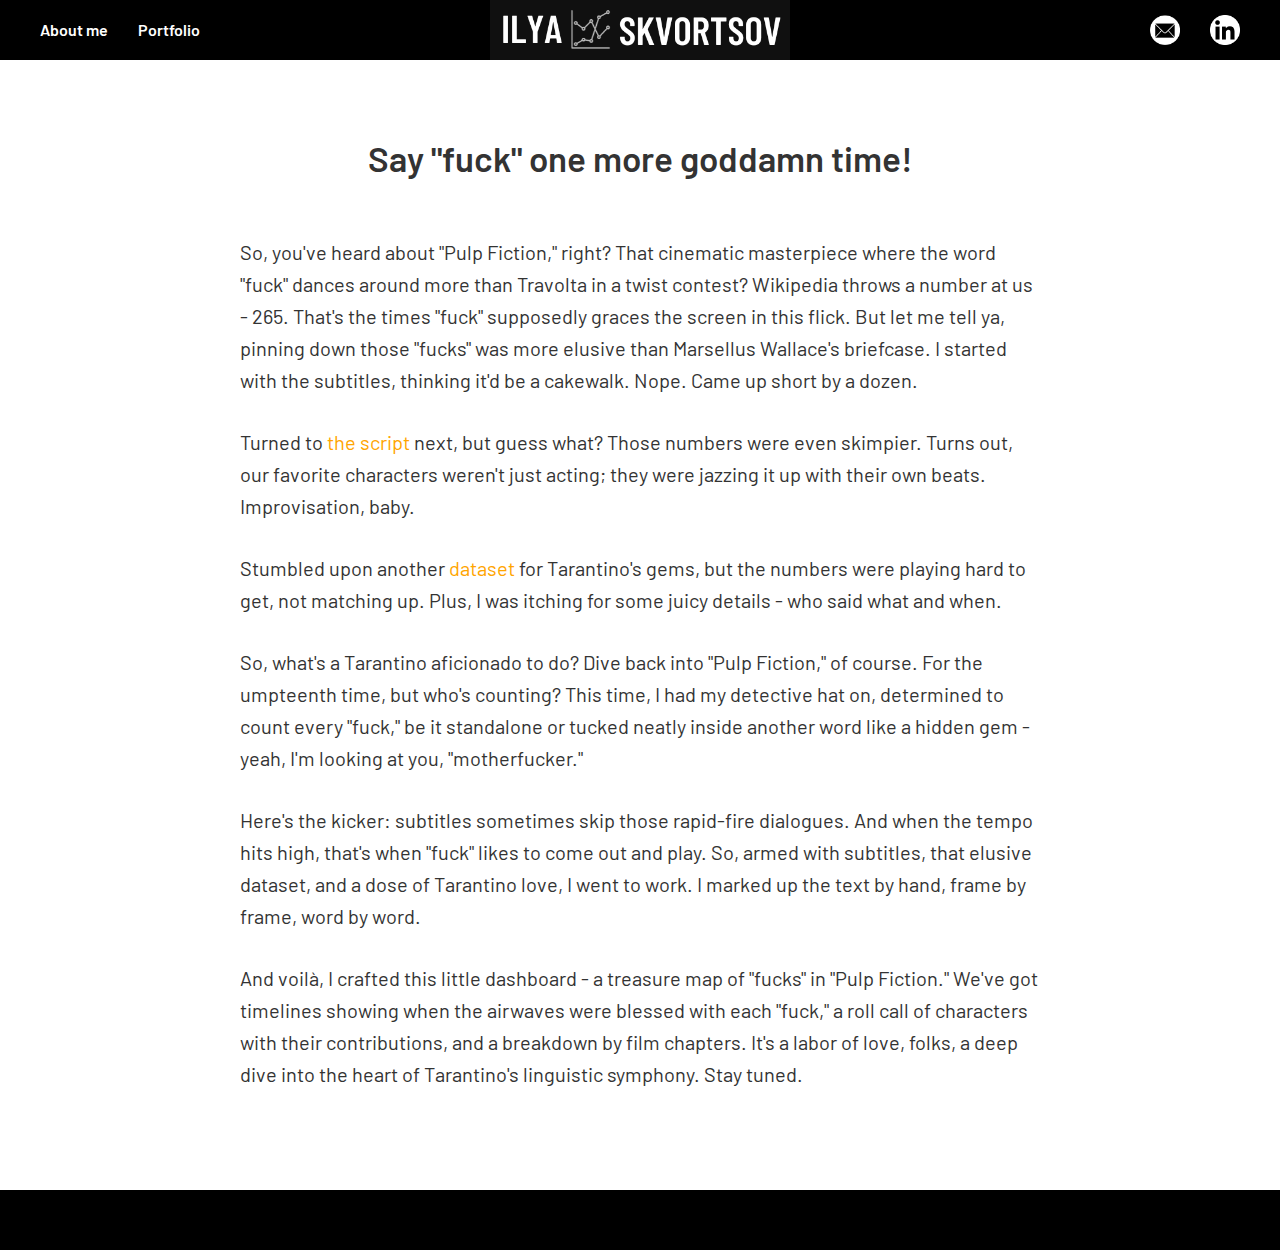
<file: portfolio/pulp_fiction.html>
<!DOCTYPE html>
<html lang="en">
<head>
    <meta charset="UTF-8">
    <meta name="viewport" content="width=device-width, initial-scale=1.0">
    <title>Pulp fiction</title>
    <link rel="stylesheet" href="../css/style.css">
    <link href="https://fonts.googleapis.com/css2?family=Barlow:wght@300;400;600;700" rel="stylesheet">
</head>
<body>

    <header>
        <nav>
            <ul>
                <li><a href="#about-me">About me</a></li>
                <li><a href="#portfolio">Portfolio</a></li>
            </ul>
        </nav>
        <div class="logo">
            <img src="../images/logo.png" alt="logo">
        </div>
        <div class="social-links">
            <ul>
                <li><a href="mailto:ilya@skvortsov.one"><img src="../images/email-icon.png" alt="Email"></a></li>
                <li><a href="https://www.linkedin.com/in/sk-il/"><img src="../images/linkedin-icon.png" alt="LinkedIn"></a></li>
            </ul>
        </div>
    </header>

    <main>

        <section class="article">
            <h1>Say "fuck" one more goddamn time!</h1>
            <p>So, you've heard about "Pulp Fiction," right? That cinematic masterpiece where the word "fuck" dances around more than Travolta in a twist contest? Wikipedia throws a number at us - 265. That's the times "fuck" supposedly graces the screen in this flick. But let me tell ya, pinning down those "fucks" was more elusive than Marsellus Wallace's briefcase.
                I started with the subtitles, thinking it'd be a cakewalk. Nope. Came up short by a dozen.</p>
            <p>Turned to <a href="https://stephenfollows.com/resource-docs/scripts/Pulp_Fiction.pdf">the script</a> next, but guess what? Those numbers were even skimpier. Turns out, our favorite characters weren't just acting; they were jazzing it up with their own beats. Improvisation, baby.</p>
            <p>Stumbled upon another <a href="https://www.kaggle.com/datasets/fivethirtyeight/cuss-words-and-deaths-in-quentin-tarantino-films">dataset</a> for Tarantino's gems, but the numbers were playing hard to get, not matching up. Plus, I was itching for some juicy details - who said what and when.</p>
            <p>So, what's a Tarantino aficionado to do? Dive back into "Pulp Fiction," of course. For the umpteenth time, but who's counting? This time, I had my detective hat on, determined to count every "fuck," be it standalone or tucked neatly inside another word like a hidden gem - yeah, I'm looking at you, "motherfucker."</p>
            <p>Here's the kicker: subtitles sometimes skip those rapid-fire dialogues. And when the tempo hits high, that's when "fuck" likes to come out and play. So, armed with subtitles, that elusive dataset, and a dose of Tarantino love, I went to work. I marked up the text by hand, frame by frame, word by word.</p>
            <p>And voilà, I crafted this little dashboard - a treasure map of "fucks" in "Pulp Fiction." We've got timelines showing when the airwaves were blessed with each "fuck," a roll call of characters with their contributions, and a breakdown by film chapters. It's a labor of love, folks, a deep dive into the heart of Tarantino's linguistic symphony. Stay tuned.</p>

            <div class="tableauPlaceholder" id="viz1709764213224" style="position: relative; margin: auto; width: 1200px;">
                <noscript>
                    <a href="#">
                        <img alt="Pulp Fiction" src="https://public.tableau.com/static/images/Pu/PulpFiction/PulpFiction/1_rss.png" style="border: none" />
                    </a>
                </noscript>
                <object class="tableauViz" style="display:none;">
                    <param name="host_url" value="https%3A%2F%2Fpublic.tableau.com%2F" />
                    <param name="embed_code_version" value="3" />
                    <param name="site_root" value="" />
                    <param name="name" value="PulpFiction/PulpFiction" />
                    <param name="tabs" value="no" />
                    <param name="toolbar" value="yes" />
                    <param name="static_image" value="https://public.tableau.com/static/images/Pu/PulpFiction/PulpFiction/1.png" />
                    <param name="animate_transition" value="yes" />
                    <param name="display_static_image" value="yes" />
                    <param name="display_spinner" value="yes" />
                    <param name="display_overlay" value="yes" />
                    <param name="display_count" value="yes" />
                    <param name="language" value="en-US" />
                    <param name="filter" value="publish=yes" />
                </object>
            </div>
            <script type="text/javascript">
                var divElement = document.getElementById('viz1709764213224');
                var vizElement = divElement.getElementsByTagName('object')[0];
                if (divElement.offsetWidth > 800) {
                    vizElement.style.width = '1200px';
                    vizElement.style.height = '827px';
                } else if (divElement.offsetWidth > 500) {
                    vizElement.style.width = '1200px';
                    vizElement.style.height = '827px';
                } else {
                    vizElement.style.width = '100%';
                    vizElement.style.height = '1577px';
                }
                var scriptElement = document.createElement('script');
                scriptElement.src = 'https://public.tableau.com/javascripts/api/viz_v1.js';
                vizElement.parentNode.insertBefore(scriptElement, vizElement);
            </script>

        </section>

    </main>

    <footer>
    </footer>
</body>
</html>
</file>
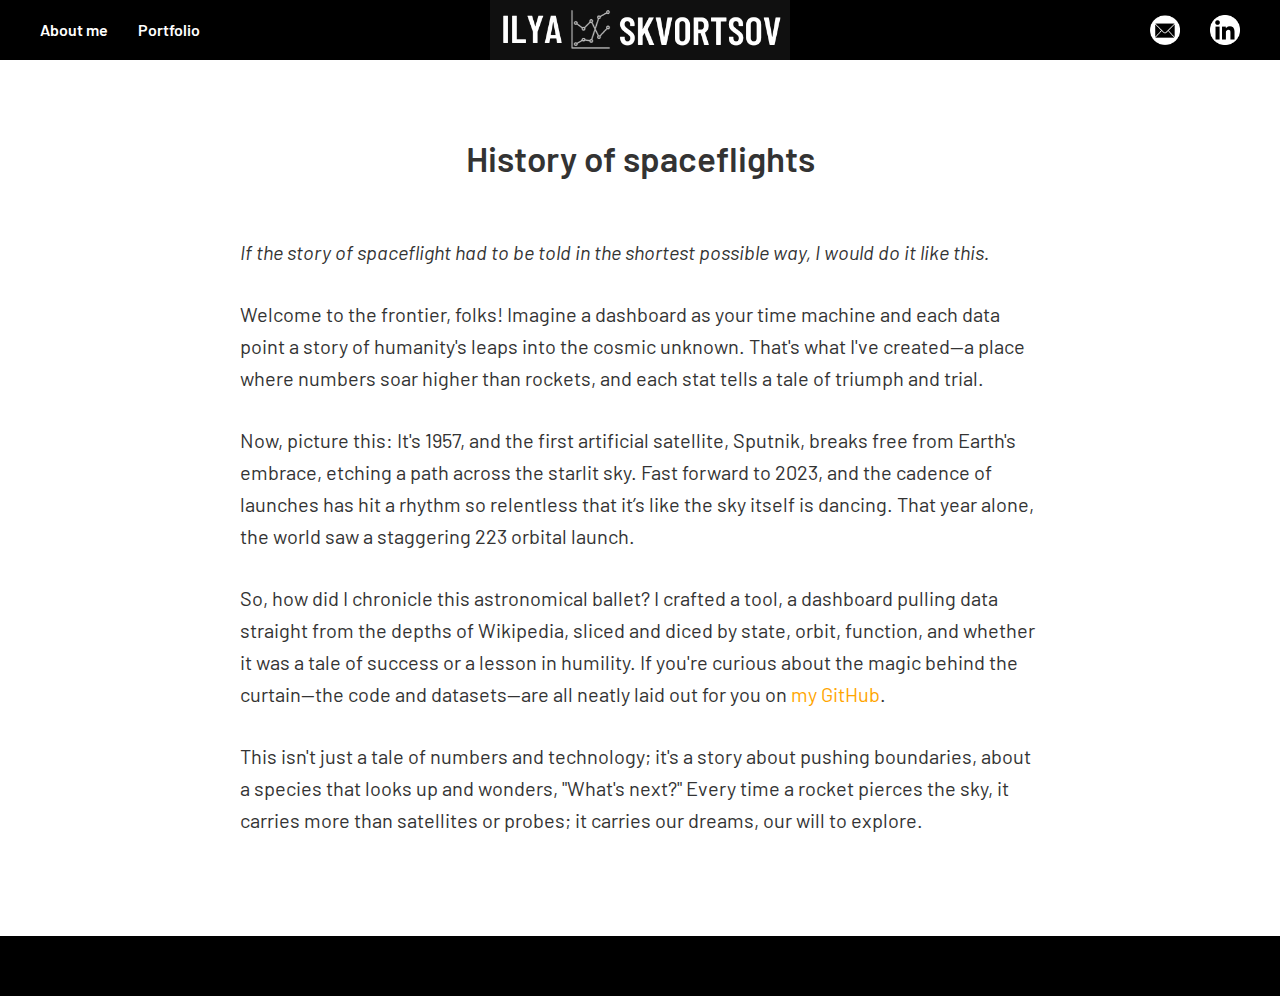
<file: portfolio/spaceflights.html>
<!DOCTYPE html>
<html lang="en">
<head>
    <meta charset="UTF-8">
    <meta name="viewport" content="width=device-width, initial-scale=1.0">
    <title>History of spaceflights</title>
    <link rel="stylesheet" href="../css/style.css">
    <link href="https://fonts.googleapis.com/css2?family=Barlow:wght@300;400;600;700" rel="stylesheet">
</head>
<body>

    <header>
        <nav>
            <ul>
                <li><a href="#about-me">About me</a></li>
                <li><a href="#portfolio">Portfolio</a></li>
            </ul>
        </nav>
        <div class="logo">
            <img src="../images/logo.png" alt="logo">
        </div>
        <div class="social-links">
            <ul>
                <li><a href="mailto:ilya@skvortsov.one"><img src="../images/email-icon.png" alt="Email"></a></li>
                <li><a href="https://www.linkedin.com/in/sk-il/"><img src="../images/linkedin-icon.png" alt="LinkedIn"></a></li>
            </ul>
        </div>
    </header>

    <main>

        <section class="article">
            <h1>History of spaceflights</h1>
            <p><i>If the story of spaceflight had to be told in the shortest possible way, I would do it like this.</i></p>
            <p>Welcome to the frontier, folks! Imagine a dashboard as your time machine and each data point a story of humanity's leaps into the cosmic unknown. That's what I've created—a place where numbers soar higher than rockets, and each stat tells a tale of triumph and trial.</p>
            <p>Now, picture this: It's 1957, and the first artificial satellite, Sputnik, breaks free from Earth's embrace, etching a path across the starlit sky. Fast forward to 2023, and the cadence of launches has hit a rhythm so relentless that it’s like the sky itself is dancing. That year alone, the world saw a staggering 223 orbital launch.</p>
            <p>So, how did I chronicle this astronomical ballet? I crafted a tool, a dashboard pulling data straight from the depths of Wikipedia, sliced and diced by state, orbit, function, and whether it was a tale of success or a lesson in humility. If you're curious about the magic behind the curtain—the code and datasets—are all neatly laid out for you on <a href="https://github.com/sk-il/garage/tree/main/04_spaceflights">my GitHub</a>.</p>
            <p>This isn't just a tale of numbers and technology; it's a story about pushing boundaries, about a species that looks up and wonders, "What's next?" Every time a rocket pierces the sky, it carries more than satellites or probes; it carries our dreams, our will to explore.</p>

            <div class="tableauPlaceholder" id="viz1715285423044" style="position: relative; margin: auto; width: 1200px;">
                <noscript>
                    <a href="#">
                        <img alt="Spaceflights" src="https://public.tableau.com/static/images/Sp/Spacelaunches_17144616123410/Spaceflights/1_rss.png" style="border: none" />
                    </a>
                </noscript>
                <object class="tableauViz" style="display:none;">
                    <param name="host_url" value="https%3A%2F%2Fpublic.tableau.com%2F" />
                    <param name="embed_code_version" value="3" />
                    <param name="site_root" value="" />
                    <param name="name" value="Spacelaunches_17144616123410/Spaceflights" />
                    <param name="tabs" value="no" />
                    <param name="toolbar" value="yes" />
                    <param name="static_image" value="https://public.tableau.com/static/images/Sp/Spacelaunches_17144616123410/Spaceflights/1.png" />
                    <param name="animate_transition" value="yes" />
                    <param name="display_static_image" value="yes" />
                    <param name="display_spinner" value="yes" />
                    <param name="display_overlay" value="yes" />
                    <param name="display_count" value="yes" />
                    <param name="language" value="en-US" />
                    <param name="filter" value="publish=yes" />
                </object>
            </div>
            <script type="text/javascript">
                var divElement = document.getElementById('viz1715285423044');
                var vizElement = divElement.getElementsByTagName('object')[0];
                if (divElement.offsetWidth > 800) {
                    vizElement.style.width = '1200px';
                    vizElement.style.height = '827px';
                } else if (divElement.offsetWidth > 500) {
                    vizElement.style.width = '1200px';
                    vizElement.style.height = '827px';
                } else {
                    vizElement.style.width = '100%';
                    vizElement.style.height = '1077px';
                }
                var scriptElement = document.createElement('script');
                scriptElement.src = 'https://public.tableau.com/javascripts/api/viz_v1.js';
                vizElement.parentNode.insertBefore(scriptElement, vizElement);
            </script>

        </section>

    </main>

    <footer>
    </footer>
</body>
</html>
</file>
<file: css/style.css>
/* Reset some basic elements */
body, h1, h2, h3, p, ul, li, a {  /* Reset margin, padding, list style, text decoration, and box sizing */
    margin: 0;  /* Remove default margin */
    padding: 0;  /* Remove default padding */
    text-decoration: none;  /* Remove underline from links */
    box-sizing: border-box;  /* Include padding and border in element's total width and height */
}

/* Basic styles for body */
body {  /* Set the font family, text color, and line height for the body */
    font-family: 'Barlow', sans-serif;  /* Use Barlow font from Google Fonts */
    color: #333;  /* Set text color to dark gray */
    line-height: 1.6;  /* Set line height for better readability */
}

/* Header styles */
header {  /* Style the header */
    background: #000;  /* Set background color to black */
    padding: 0px 40px;  /* Add paddings */
    display: flex;  /* Use flexbox for layout */
    justify-content: space-between;  /* Space out items evenly */
    align-items: center;  /* Align items in the center vertically */
    position: sticky;  /* Make header stick to the top when scrolling */
    top: 0;  /* Stick to the top of the page */
    z-index: 1000;  /* Ensure header is above other elements */
    height: 60px;
}

header ul {
    list-style: none;  /* Remove list bullets */
}

header ul {  /* Style the navigation list */
    display: flex;  /* Use flexbox for layout */
    gap: 30px;  /* Space out the list items */
    color: white;
}

header a {  /* Style the navigation list */
    color: white;
    font-weight: 600;  /* Set the font weight to semi-bold */
}

header .logo {
    position: absolute;
    left: 50%;
    transform: translateX(-50%);
}

.logo img {
    height: 60px;  /* Set the fixed height for the logo */
    width: auto;   /* Ensure the width scales proportionally */
    display: block;
}

.social-links img {  /* Style the navigation list */
    height: 30px;  /* Set the fixed height for the logo */
    width: auto;   /* Ensure the width scales proportionally */
    display: block;
}

.main-page h2 {
    font-size: 35px;
    font-weight: 600;
    margin-bottom: 10px;
}

#select-from-me {
    padding: 30px;
    display: flex;
    justify-content: flex-end;
    align-items: center;
    margin: 0 auto; /* Center the element within the parent */
    max-width: 1200px;
    border-style: none none solid none;
    font-size: 40px; /* Set base font size */
}

.about-me {
    padding: 70px 30px 0 30px;
    display: flex;
    justify-content: space-between;
    margin: 0 auto; /* Center the element within the parent */
    max-width: 1200px;
    font-size: 18px
}

.about-me-text {
    padding: 30px 10px;
}


.tableau-section {
    padding: 30px 30px 0 30px;
    text-align: center; /* Center the Tableau viz container */
}

.tableauPlaceholder {
    margin: 0 auto; /* Center the placeholder */
    max-width: 100%;
}

#portfolio {
    font-size: 20px;
    text-align: center;
    padding: 90px 20px;
    background-color: #efefef;
}

.portfolio-grid {
    display: grid;
    justify-items: center;
    align-items: center;
    grid-template-columns: repeat(auto-fit, minmax(250px, 1fr));
    gap: 10px;
    margin: 70px 50px;
}

.portfolio-item {
    background-color: #fff;
    padding: 20px;
    border-radius: 5px;
    box-shadow: 0 0 10px rgba(0, 0, 0, 0.1);
    height: 450px;
    width: 250px;
    display: flex;
    flex-direction: column;
    text-align: left;
    font-size: 16px;
}

.img-container {
    height: 200px;
    width: auto;
    display: flex;
    justify-content: center;
    align-items: center;
    overflow: hidden;
    margin-bottom: 10px;
}

.img-container img{
    height: 100%;
}

.portfolio-item .read-more {
    margin-top: auto;
    padding: 10px 15px;
    background-color: #000;
    color: #fff;
    border-radius: 5px;
    text-decoration: none;
    text-align: center; /* Center the text within the button */
}

.portfolio-item .read-more:hover {
    background-color: #333;
}

/* Header styles */
footer {  /* Style the header */
    background: #000;  /* Set background color to black */
    height: 60px;
}

.article {
    display: flex;
    flex-direction: column;
    align-items: center;
    padding: 70px;
    gap: 30px;
    font-size: 20px;
}

.article ul {
    padding-left: 40px;
}

.article h1 {
    font-size: 35px;
    font-weight: 600;
    max-width: 800px;
    margin-bottom: 20px;
    text-align: center;
}

.article h2 {
    font-size: 25px;
    font-weight: 600;
    min-width: 800px;
    max-width: 800px;
    margin-top: 20px;
    text-align: left;
}

.article p, .article ul, .article img {
    min-width: 800px;
    max-width: 800px;
}

.article img {
    padding-top: 20px;
}

.article a {
    color: orange;
}

.article .img-caption {
    font-size: 14px;
    margin-bottom: 15px;
    text-align: center;
}
</file>
